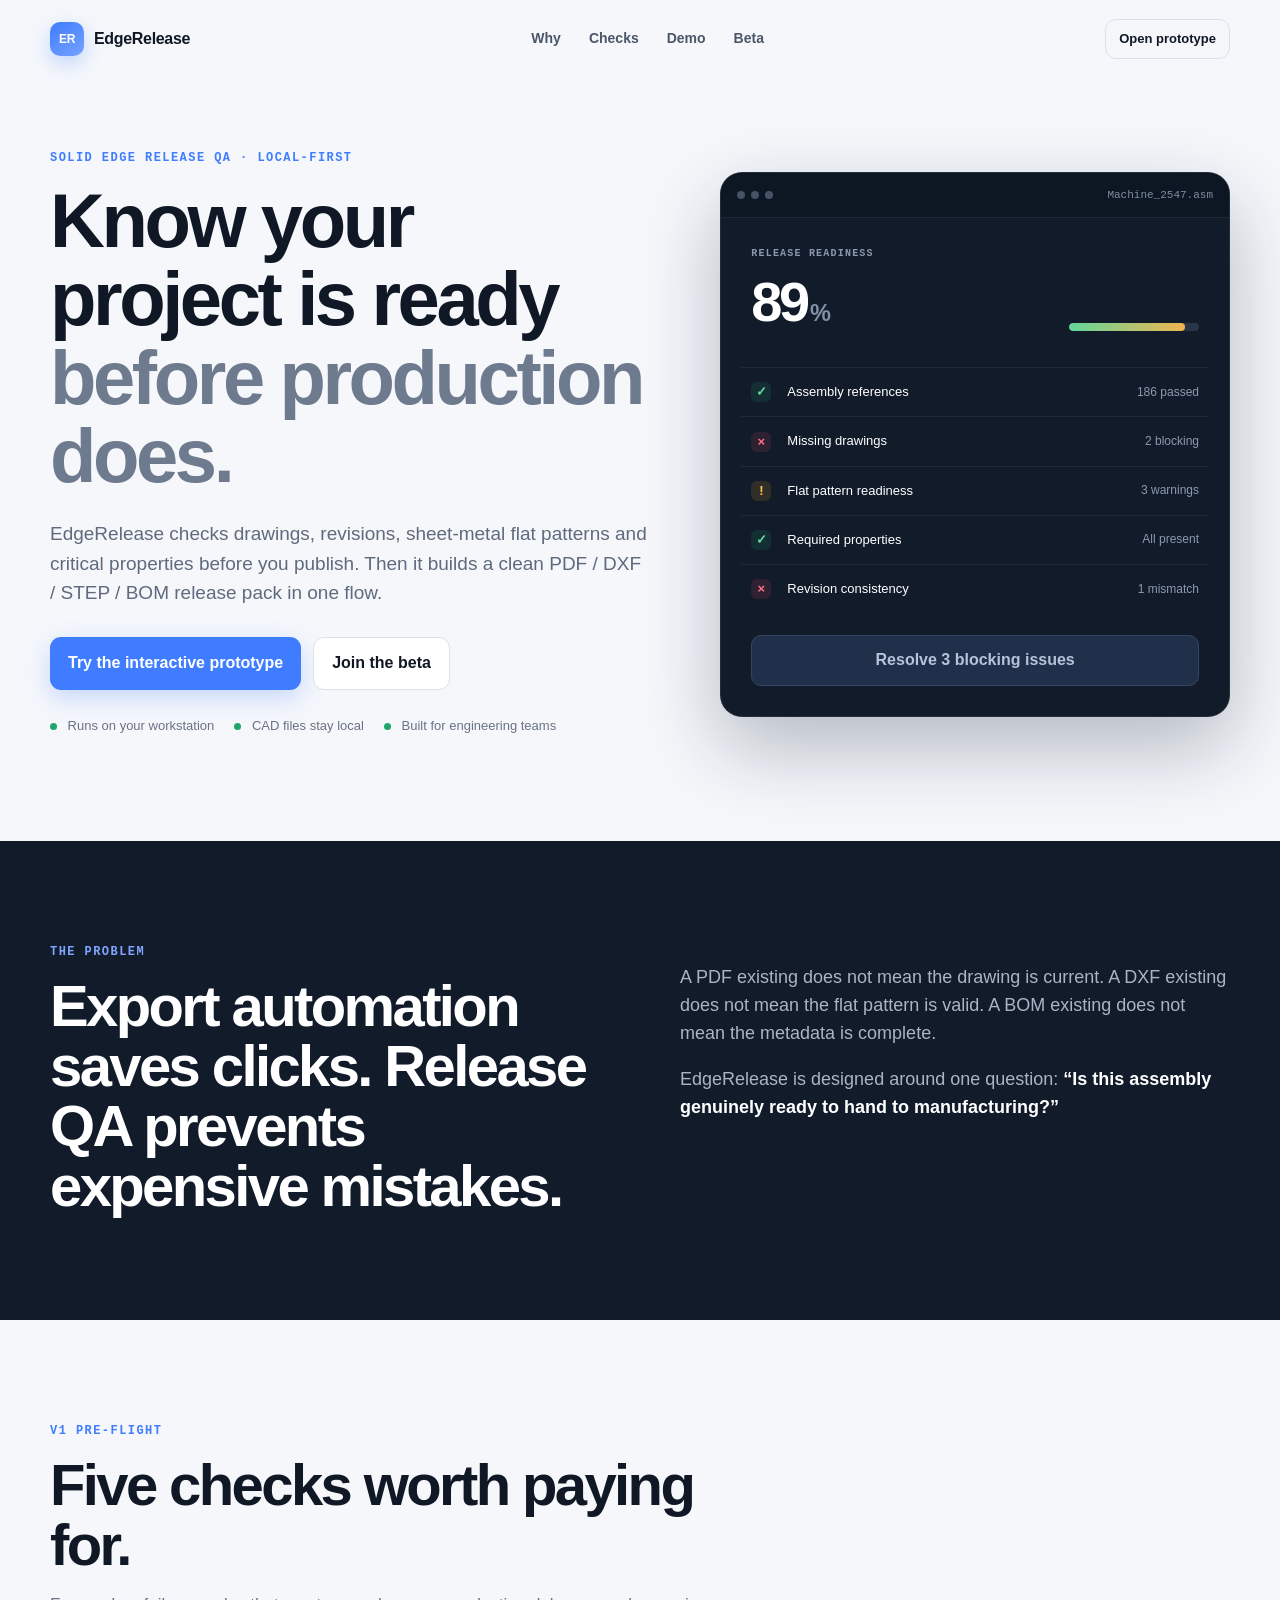
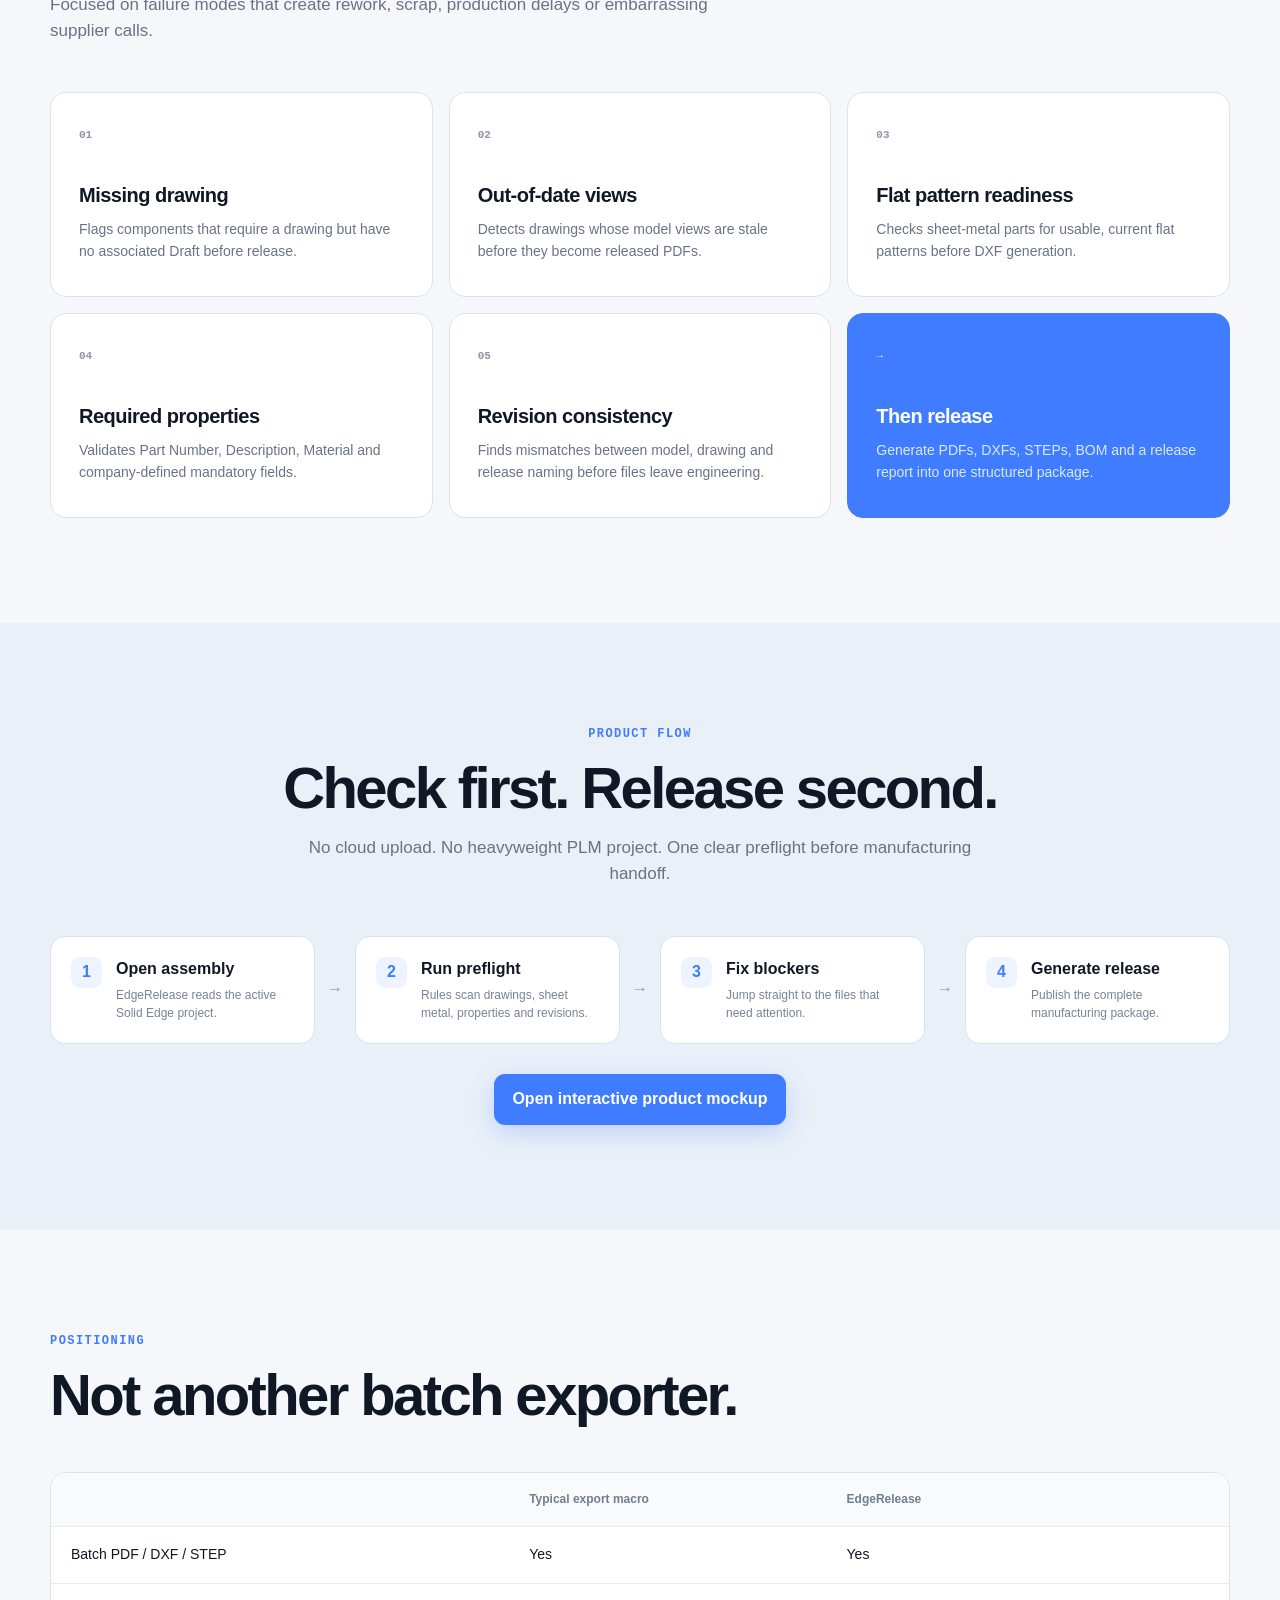
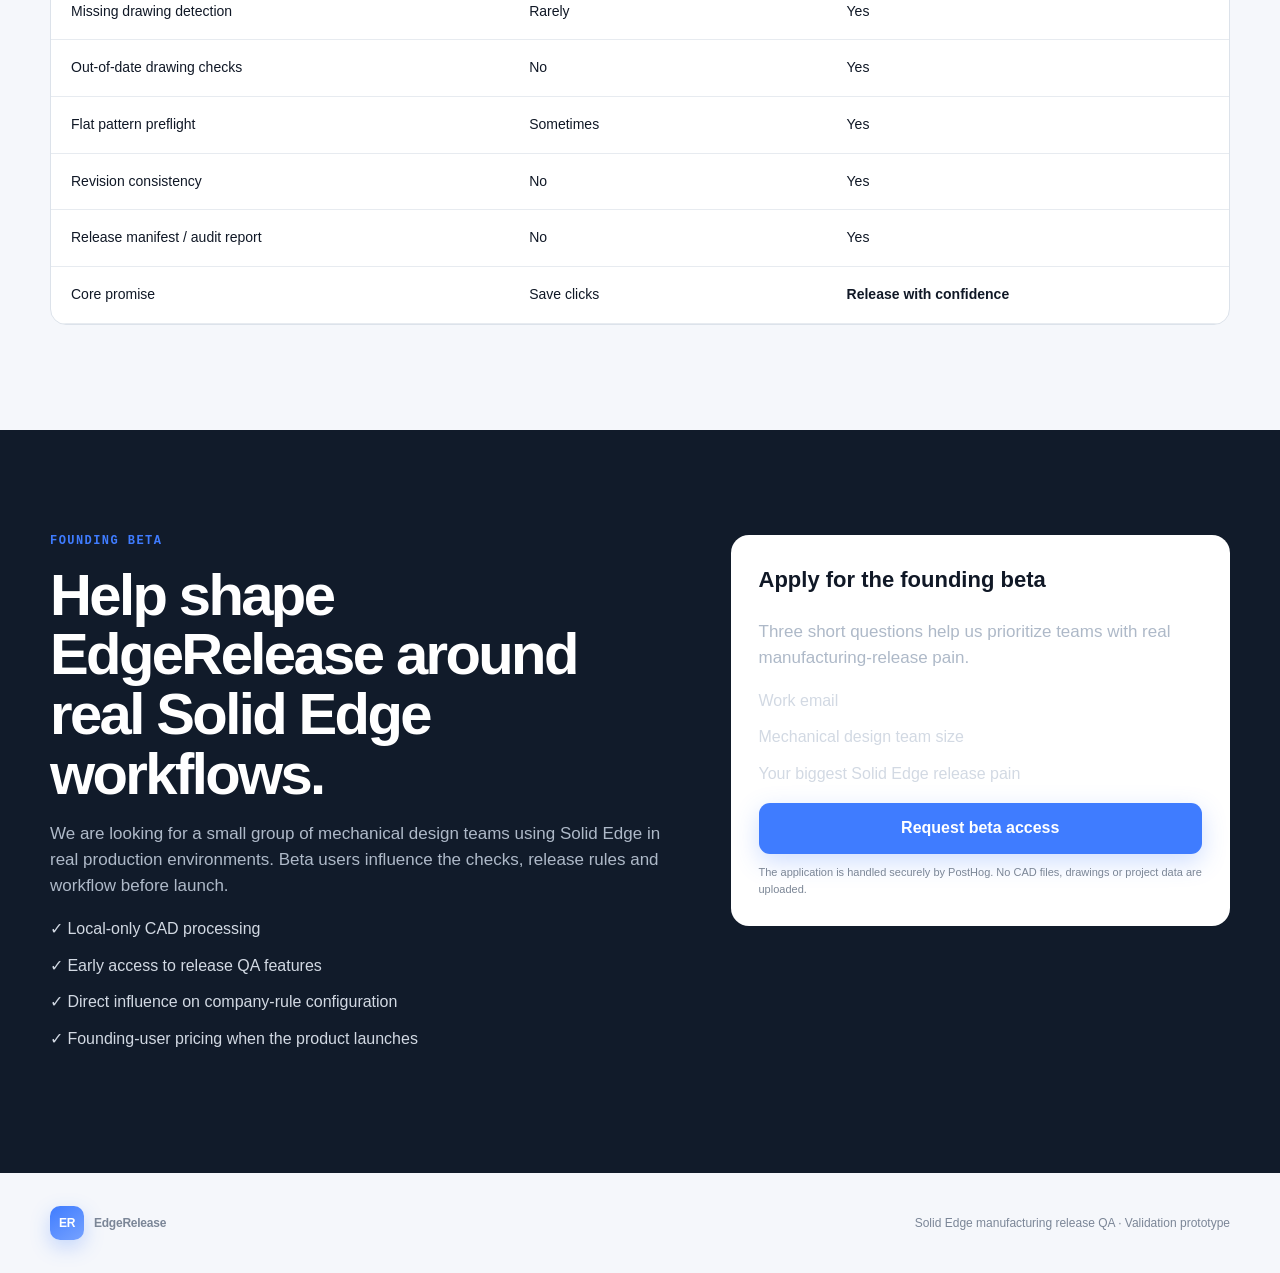
<file: index.html>
<!doctype html>
<html lang="en">
<head>
  <meta charset="utf-8" />
  <meta name="viewport" content="width=device-width, initial-scale=1" />
  <title>EdgeRelease — Solid Edge Release QA</title>
  <meta name="description" content="Preflight your Solid Edge project before it reaches production. Catch missing drawings, stale views, flat pattern issues and revision mismatches, then generate a clean manufacturing release pack." />
  <link rel="stylesheet" href="styles.css" />
</head>
<body>
  <header class="nav shell">
    <a class="brand" href="#top" aria-label="EdgeRelease home">
      <span class="brand-mark">ER</span>
      <span>EdgeRelease</span>
    </a>
    <nav class="nav-links" aria-label="Primary navigation">
      <a href="#problem">Why</a>
      <a href="#checks">Checks</a>
      <a href="#demo">Demo</a>
      <a href="#pricing">Beta</a>
    </nav>
    <a class="btn btn-small btn-ghost prototype-link" href="app.html">Open prototype</a>
  </header>

  <main id="top">
    <section class="hero shell">
      <div class="hero-copy">
        <div class="eyebrow">SOLID EDGE RELEASE QA · LOCAL-FIRST</div>
        <h1>Know your project is ready <span>before production does.</span></h1>
        <p class="hero-lede">EdgeRelease checks drawings, revisions, sheet-metal flat patterns and critical properties before you publish. Then it builds a clean PDF / DXF / STEP / BOM release pack in one flow.</p>
        <div class="hero-actions">
          <a class="btn btn-primary prototype-link" href="app.html">Try the interactive prototype</a>
          <a class="btn btn-secondary" href="#pricing">Join the beta</a>
        </div>
        <div class="trust-row">
          <span><i></i> Runs on your workstation</span>
          <span><i></i> CAD files stay local</span>
          <span><i></i> Built for engineering teams</span>
        </div>
      </div>

      <div class="hero-card" aria-label="Release readiness preview">
        <div class="window-bar"><span></span><span></span><span></span><small>Machine_2547.asm</small></div>
        <div class="readiness-top">
          <div>
            <div class="muted-label">RELEASE READINESS</div>
            <div class="score">89<span>%</span></div>
          </div>
          <div class="gauge"><div class="gauge-fill"></div></div>
        </div>
        <div class="check-list compact">
          <div class="check ok"><b>✓</b><span>Assembly references</span><em>186 passed</em></div>
          <div class="check bad"><b>×</b><span>Missing drawings</span><em>2 blocking</em></div>
          <div class="check warn"><b>!</b><span>Flat pattern readiness</span><em>3 warnings</em></div>
          <div class="check ok"><b>✓</b><span>Required properties</span><em>All present</em></div>
          <div class="check bad"><b>×</b><span>Revision consistency</span><em>1 mismatch</em></div>
        </div>
        <button class="fake-action">Resolve 3 blocking issues</button>
      </div>
    </section>

    <section id="problem" class="section section-dark">
      <div class="shell split">
        <div>
          <div class="eyebrow">THE PROBLEM</div>
          <h2>Export automation saves clicks. Release QA prevents expensive mistakes.</h2>
        </div>
        <div class="problem-copy">
          <p>A PDF existing does not mean the drawing is current. A DXF existing does not mean the flat pattern is valid. A BOM existing does not mean the metadata is complete.</p>
          <p>EdgeRelease is designed around one question: <strong>“Is this assembly genuinely ready to hand to manufacturing?”</strong></p>
        </div>
      </div>
    </section>

    <section id="checks" class="section shell">
      <div class="section-head">
        <div class="eyebrow">V1 PRE-FLIGHT</div>
        <h2>Five checks worth paying for.</h2>
        <p>Focused on failure modes that create rework, scrap, production delays or embarrassing supplier calls.</p>
      </div>
      <div class="feature-grid">
        <article class="feature-card"><span>01</span><h3>Missing drawing</h3><p>Flags components that require a drawing but have no associated Draft before release.</p></article>
        <article class="feature-card"><span>02</span><h3>Out-of-date views</h3><p>Detects drawings whose model views are stale before they become released PDFs.</p></article>
        <article class="feature-card"><span>03</span><h3>Flat pattern readiness</h3><p>Checks sheet-metal parts for usable, current flat patterns before DXF generation.</p></article>
        <article class="feature-card"><span>04</span><h3>Required properties</h3><p>Validates Part Number, Description, Material and company-defined mandatory fields.</p></article>
        <article class="feature-card"><span>05</span><h3>Revision consistency</h3><p>Finds mismatches between model, drawing and release naming before files leave engineering.</p></article>
        <article class="feature-card feature-card-accent"><span>→</span><h3>Then release</h3><p>Generate PDFs, DXFs, STEPs, BOM and a release report into one structured package.</p></article>
      </div>
    </section>

    <section id="demo" class="section demo-section">
      <div class="shell">
        <div class="section-head center">
          <div class="eyebrow">PRODUCT FLOW</div>
          <h2>Check first. Release second.</h2>
          <p>No cloud upload. No heavyweight PLM project. One clear preflight before manufacturing handoff.</p>
        </div>
        <div class="flow">
          <div class="flow-step"><strong>1</strong><div><b>Open assembly</b><span>EdgeRelease reads the active Solid Edge project.</span></div></div>
          <div class="flow-arrow">→</div>
          <div class="flow-step"><strong>2</strong><div><b>Run preflight</b><span>Rules scan drawings, sheet metal, properties and revisions.</span></div></div>
          <div class="flow-arrow">→</div>
          <div class="flow-step"><strong>3</strong><div><b>Fix blockers</b><span>Jump straight to the files that need attention.</span></div></div>
          <div class="flow-arrow">→</div>
          <div class="flow-step"><strong>4</strong><div><b>Generate release</b><span>Publish the complete manufacturing package.</span></div></div>
        </div>
        <div class="demo-cta"><a class="btn btn-primary prototype-link" href="app.html">Open interactive product mockup</a></div>
      </div>
    </section>

    <section class="section shell comparison">
      <div class="section-head"><div class="eyebrow">POSITIONING</div><h2>Not another batch exporter.</h2></div>
      <div class="compare-wrap">
        <table>
          <thead><tr><th></th><th>Typical export macro</th><th>EdgeRelease</th></tr></thead>
          <tbody>
            <tr><td>Batch PDF / DXF / STEP</td><td>Yes</td><td>Yes</td></tr>
            <tr><td>Missing drawing detection</td><td>Rarely</td><td>Yes</td></tr>
            <tr><td>Out-of-date drawing checks</td><td>No</td><td>Yes</td></tr>
            <tr><td>Flat pattern preflight</td><td>Sometimes</td><td>Yes</td></tr>
            <tr><td>Revision consistency</td><td>No</td><td>Yes</td></tr>
            <tr><td>Release manifest / audit report</td><td>No</td><td>Yes</td></tr>
            <tr><td>Core promise</td><td>Save clicks</td><td><strong>Release with confidence</strong></td></tr>
          </tbody>
        </table>
      </div>
    </section>

    <section id="pricing" class="section beta-section">
      <div class="shell beta-grid">
        <div>
          <div class="eyebrow">FOUNDING BETA</div>
          <h2>Help shape EdgeRelease around real Solid Edge workflows.</h2>
          <p>We are looking for a small group of mechanical design teams using Solid Edge in real production environments. Beta users influence the checks, release rules and workflow before launch.</p>
          <ul class="beta-list">
            <li>✓ Local-only CAD processing</li>
            <li>✓ Early access to release QA features</li>
            <li>✓ Direct influence on company-rule configuration</li>
            <li>✓ Founding-user pricing when the product launches</li>
          </ul>
        </div>
        <div class="beta-card">
          <h3>Apply for the founding beta</h3>
          <p>Three short questions help us prioritize teams with real manufacturing-release pain.</p>
          <ul class="beta-list">
            <li>Work email</li>
            <li>Mechanical design team size</li>
            <li>Your biggest Solid Edge release pain</li>
          </ul>
          <a class="btn btn-primary full" id="betaApplyBtn" href="https://eu.posthog.com/external_surveys/01a069c5-b4dc-0000-56ff-61232daf492e" target="_blank" rel="noopener">Request beta access</a>
          <div class="form-note">The application is handled securely by PostHog. No CAD files, drawings or project data are uploaded.</div>
        </div>
      </div>
    </section>
  </main>

  <footer class="footer shell">
    <div class="brand"><span class="brand-mark">ER</span><span>EdgeRelease</span></div>
    <span>Solid Edge manufacturing release QA · Validation prototype</span>
  </footer>

  <script src="script.js"></script>
</body>
</html>
</file>
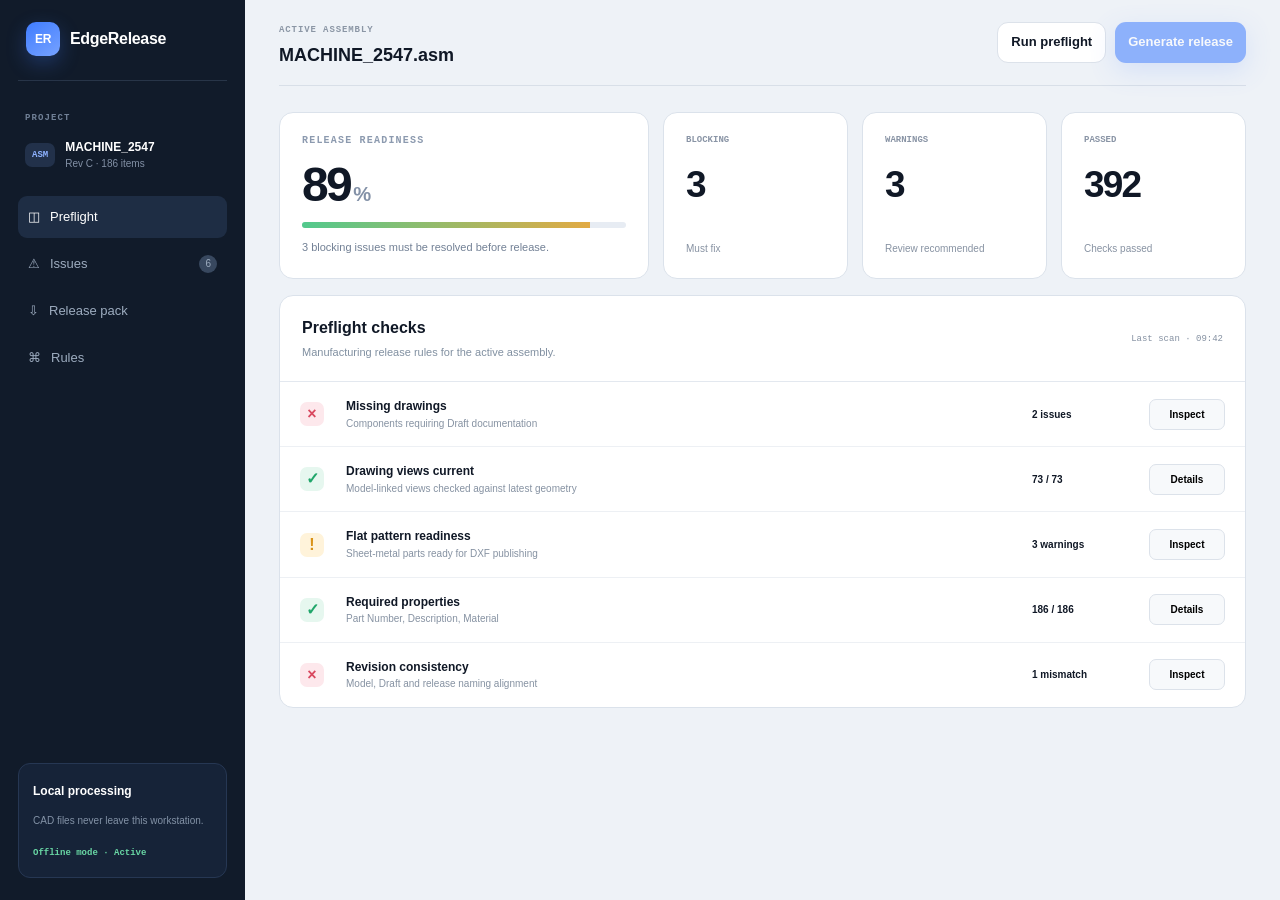
<file: app.html>
<!doctype html>
<html lang="en">
<head>
  <meta charset="utf-8" />
  <meta name="viewport" content="width=device-width, initial-scale=1" />
  <title>EdgeRelease Prototype</title>
  <link rel="stylesheet" href="styles.css" />
  <link rel="stylesheet" href="prototype-refinements.css" />
</head>
<body class="app-body">
  <div class="app-shell">
    <aside class="sidebar">
      <a class="brand app-brand" href="index.html"><span class="brand-mark">ER</span><span>EdgeRelease</span></a>
      <div class="side-section"><small>PROJECT</small><div class="project-pill"><span>ASM</span><div><b>MACHINE_2547</b><em>Rev C · 186 items</em></div></div></div>
      <nav class="side-nav">
        <button class="active" data-view="overview"><span>◫</span>Preflight</button>
        <button data-view="issues"><span>⚠</span>Issues <i>6</i></button>
        <button data-view="release"><span>⇩</span>Release pack</button>
        <button data-view="rules"><span>⌘</span>Rules</button>
      </nav>
      <div class="privacy-card"><b>Local processing</b><p>CAD files never leave this workstation.</p><span>Offline mode · Active</span></div>
    </aside>

    <main class="workspace">
      <header class="app-topbar">
        <div><small>ACTIVE ASSEMBLY</small><h1>MACHINE_2547.asm</h1></div>
        <div class="top-actions"><button class="btn btn-secondary btn-small" id="rescanBtn">Run preflight</button><button class="btn btn-primary btn-small" id="releaseBtn" disabled>Generate release</button></div>
      </header>

      <section class="view active" id="view-overview">
        <div class="summary-grid">
          <article class="score-card">
            <div class="muted-label">RELEASE READINESS</div>
            <div class="big-score" id="bigScore">89<span>%</span></div>
            <div class="meter"><div id="meterFill" style="width:89%"></div></div>
            <p id="readinessText">3 blocking issues must be resolved before release.</p>
          </article>
          <article class="stat-card"><span>BLOCKING</span><strong id="blockingCount">3</strong><em>Must fix</em></article>
          <article class="stat-card"><span>WARNINGS</span><strong id="warningCount">3</strong><em>Review recommended</em></article>
          <article class="stat-card"><span>PASSED</span><strong>392</strong><em>Checks passed</em></article>
        </div>

        <div class="panel">
          <div class="panel-head"><div><h2>Preflight checks</h2><p>Manufacturing release rules for the active assembly.</p></div><span class="last-run" id="lastRun">Last scan · 09:42</span></div>
          <div class="qa-table" id="qaTable">
            <div class="qa-row" data-type="drawing" data-state="bad"><div class="status-icon bad">×</div><div><b>Missing drawings</b><span>Components requiring Draft documentation</span></div><strong>2 issues</strong><button data-action="inspect" data-check="Missing drawings">Inspect</button></div>
            <div class="qa-row" data-type="views" data-state="ok"><div class="status-icon ok">✓</div><div><b>Drawing views current</b><span>Model-linked views checked against latest geometry</span></div><strong>73 / 73</strong><button data-action="inspect" data-check="Drawing views current">Details</button></div>
            <div class="qa-row" data-type="flat" data-state="warn"><div class="status-icon warn">!</div><div><b>Flat pattern readiness</b><span>Sheet-metal parts ready for DXF publishing</span></div><strong>3 warnings</strong><button data-action="inspect" data-check="Flat pattern readiness">Inspect</button></div>
            <div class="qa-row" data-type="props" data-state="ok"><div class="status-icon ok">✓</div><div><b>Required properties</b><span>Part Number, Description, Material</span></div><strong>186 / 186</strong><button data-action="inspect" data-check="Required properties">Details</button></div>
            <div class="qa-row" data-type="revision" data-state="bad"><div class="status-icon bad">×</div><div><b>Revision consistency</b><span>Model, Draft and release naming alignment</span></div><strong>1 mismatch</strong><button data-action="inspect" data-check="Revision consistency">Inspect</button></div>
          </div>
        </div>
      </section>

      <section class="view" id="view-issues">
        <div class="panel">
          <div class="panel-head"><div><h2>Open issues</h2><p>Blocking errors and warnings found during preflight.</p></div><button class="btn btn-secondary btn-small" id="fixAllBtn">Simulate fixes</button></div>
          <div class="issues-list" id="issuesList">
            <article class="issue blocking" data-file="BRACKET_1042.psm" data-issue="Missing drawing"><span>BLOCKING</span><div><b>BRACKET_1042.psm — missing drawing</b><p>No associated .dft was found for a manufactured sheet-metal part.</p></div><button data-issue-action="open-file">Open file</button></article>
            <article class="issue blocking" data-file="GUARD_2047.psm" data-issue="Missing drawing"><span>BLOCKING</span><div><b>GUARD_2047.psm — missing drawing</b><p>No associated .dft was found for a manufactured sheet-metal part.</p></div><button data-issue-action="open-file">Open file</button></article>
            <article class="issue blocking" data-file="BASEFRAME_001.par" data-issue="Revision mismatch"><span>BLOCKING</span><div><b>BASEFRAME_001.par — revision mismatch</b><p>Model revision C does not match drawing revision B.</p></div><button data-issue-action="compare">Compare</button></article>
            <article class="issue warning" data-file="COVER_311.psm" data-issue="Flat pattern may be stale"><span>WARNING</span><div><b>COVER_311.psm — flat pattern may be stale</b><p>Part geometry was modified after the current flat pattern was generated.</p></div><button data-issue-action="open-flat">Open flat</button></article>
            <article class="issue warning" data-file="PLATE_122.psm" data-issue="Bend layer rule"><span>WARNING</span><div><b>PLATE_122.psm — bend layer rule</b><p>DXF profile contains a bend-line layer that is excluded by the active release rule.</p></div><button data-issue-action="review">Review</button></article>
            <article class="issue warning" data-file="DOOR_018.psm" data-issue="Flat pattern orientation"><span>WARNING</span><div><b>DOOR_018.psm — flat pattern orientation</b><p>Orientation differs from the preferred company release rule.</p></div><button data-issue-action="review">Review</button></article>
          </div>
        </div>
      </section>

      <section class="view" id="view-release">
        <div class="panel release-panel">
          <div class="panel-head"><div><h2>Manufacturing release pack</h2><p>Outputs generated only after blocking preflight checks pass.</p></div></div>
          <div class="release-tree">
            <div class="folder root">▾ MACHINE_2547_REV_C</div>
            <div class="folder">📁 01_PDF <em>73 drawings</em></div>
            <div class="folder">📁 02_DXF <em>42 flat patterns</em></div>
            <div class="folder">📁 03_STEP <em>31 vendor / machined parts</em></div>
            <div class="folder">📁 04_BOM <em>MACHINE_2547_BOM.xlsx</em></div>
            <div class="folder">📁 05_RELEASE_REPORT <em>Release manifest + QA result</em></div>
          </div>
          <div class="release-options">
            <label><input type="checkbox" checked> Include PDFs</label>
            <label><input type="checkbox" checked> Include sheet-metal DXFs</label>
            <label><input type="checkbox" checked> Include STEPs</label>
            <label><input type="checkbox" checked> Include BOM snapshot</label>
            <label><input type="checkbox" checked> Include release report</label>
          </div>
          <button class="btn btn-primary" id="releaseBigBtn" disabled>Resolve blocking issues to generate</button>
        </div>
      </section>

      <section class="view" id="view-rules">
        <div class="panel">
          <div class="panel-head"><div><h2>Company rules</h2><p>Prototype of configurable release requirements.</p></div><span class="tag">Beta roadmap</span></div>
          <div class="rules-grid">
            <article data-rule="Required properties" data-rule-kind="text"><b>Required properties</b><p data-rule-value>Part Number · Description · Material · Revision</p><button data-rule-edit>Edit</button></article>
            <article data-rule="Drawing requirement" data-rule-kind="select"><b>Drawing requirement</b><p data-rule-value>Manufactured parts require an associated .dft</p><button data-rule-edit>Edit</button></article>
            <article data-rule="Release naming" data-rule-kind="text"><b>Release naming</b><p data-rule-value>{PartNumber}_{Revision}.{ext}</p><button data-rule-edit>Edit</button></article>
            <article data-rule="Sheet-metal DXF" data-rule-kind="text"><b>Sheet-metal DXF</b><p data-rule-value>Remove bend layer · Use flat pattern · mm units</p><button data-rule-edit>Edit</button></article>
          </div>
        </div>
      </section>
    </main>
  </div>

  <div class="toast" id="toast"></div>

  <div class="prototype-modal-backdrop" id="prototypeModal" aria-hidden="true">
    <div class="prototype-modal" role="dialog" aria-modal="true" aria-labelledby="prototypeModalTitle">
      <div class="prototype-modal-head">
        <div><small id="prototypeModalEyebrow">PROTOTYPE ACTION</small><h3 id="prototypeModalTitle">EdgeRelease</h3></div>
        <button class="prototype-modal-close" id="prototypeModalClose" aria-label="Close">×</button>
      </div>
      <div class="prototype-modal-body" id="prototypeModalBody"></div>
      <div class="prototype-modal-actions" id="prototypeModalActions"></div>
    </div>
  </div>

  <script src="app.js"></script>
</body>
</html>
</file>
<file: styles.css>
:root{--bg:#f5f7fb;--ink:#101826;--muted:#697386;--line:#dce2ea;--card:#fff;--dark:#111b2a;--dark2:#172335;--accent:#3f7cff;--accent2:#1f5ce5;--green:#20a66a;--yellow:#d99217;--red:#d9485f;--soft:#edf3ff;--radius:18px;--shadow:0 22px 60px rgba(21,39,73,.12)}*{box-sizing:border-box}html{scroll-behavior:smooth}body{margin:0;font-family:Inter, -apple-system, BlinkMacSystemFont, "Segoe UI", Arial, sans-serif;color:var(--ink);background:var(--bg);line-height:1.55}a{text-decoration:none;color:inherit}button,input,select,textarea{font:inherit}.shell{width:min(1180px,calc(100% - 40px));margin:auto}.nav{height:78px;display:flex;align-items:center;justify-content:space-between;gap:28px}.brand{display:flex;align-items:center;gap:10px;font-weight:800;letter-spacing:-.02em}.brand-mark{display:inline-grid;place-items:center;width:34px;height:34px;border-radius:10px;background:linear-gradient(145deg,var(--accent),#76a2ff);color:white;font-size:12px;box-shadow:0 7px 20px rgba(63,124,255,.28)}.nav-links{display:flex;gap:28px;color:#4b5669;font-weight:600;font-size:14px}.nav-links a:hover{color:var(--ink)}.btn{border:0;border-radius:11px;padding:13px 18px;font-weight:700;display:inline-flex;align-items:center;justify-content:center;cursor:pointer;transition:.2s ease}.btn:hover{transform:translateY(-1px)}.btn-primary{background:var(--accent);color:white;box-shadow:0 8px 24px rgba(63,124,255,.25)}.btn-primary:hover{background:var(--accent2)}.btn-secondary{background:#fff;color:var(--ink);border:1px solid var(--line)}.btn-ghost{border:1px solid var(--line);background:transparent}.btn-small{padding:9px 13px;font-size:13px}.full{width:100%}.hero{display:grid;grid-template-columns:1.08fr .92fr;gap:72px;align-items:center;padding:74px 0 105px}.eyebrow{font:600 12px/1 "SFMono-Regular", Consolas, "Liberation Mono", monospace;letter-spacing:.12em;color:var(--accent);margin-bottom:18px}.hero h1,.section h2{letter-spacing:-.045em;line-height:1.03;margin:0}.hero h1{font-size:clamp(48px,6vw,76px);max-width:780px}.hero h1 span{color:#6e7a8d}.hero-lede{font-size:19px;color:#5f6a7d;max-width:700px;margin:24px 0 30px}.hero-actions{display:flex;gap:12px;flex-wrap:wrap}.trust-row{display:flex;gap:20px;flex-wrap:wrap;margin-top:26px;color:#697386;font-size:13px}.trust-row i{display:inline-block;width:7px;height:7px;border-radius:100%;background:var(--green);margin-right:7px}.hero-card{background:var(--dark);border-radius:22px;color:#fff;box-shadow:0 30px 80px rgba(11,25,47,.28);overflow:hidden;border:1px solid rgba(255,255,255,.08)}.window-bar{height:45px;display:flex;align-items:center;gap:6px;padding:0 16px;border-bottom:1px solid rgba(255,255,255,.08);background:#0d1623}.window-bar span{width:8px;height:8px;background:#465366;border-radius:50%}.window-bar small{margin-left:auto;color:#7f8ea3;font:500 11px "SFMono-Regular", Consolas, "Liberation Mono"}.readiness-top{display:flex;align-items:end;justify-content:space-between;padding:30px 30px 22px}.muted-label{font:600 10px "SFMono-Regular", Consolas, "Liberation Mono";letter-spacing:.12em;color:#8c9aaf}.score{font-size:56px;font-weight:800;letter-spacing:-.06em}.score span,.big-score span{font-size:.42em;color:#8391a7;margin-left:3px}.gauge{width:130px;height:8px;border-radius:20px;background:#293649;overflow:hidden;margin-bottom:14px}.gauge-fill{width:89%;height:100%;background:linear-gradient(90deg,#63d69d,#f0b54e);border-radius:20px}.check-list{padding:0 20px}.check{display:grid;grid-template-columns:28px 1fr auto;align-items:center;gap:8px;padding:14px 10px;border-top:1px solid rgba(255,255,255,.07);font-size:13px}.check b{display:grid;place-items:center;width:20px;height:20px;border-radius:6px}.check em{font-style:normal;color:#8c9aaf;font-size:12px}.check.ok b{background:rgba(32,166,106,.15);color:#65d9a2}.check.bad b{background:rgba(217,72,95,.15);color:#ff7087}.check.warn b{background:rgba(217,146,23,.16);color:#ffc55f}.fake-action{margin:22px 30px 30px;width:calc(100% - 60px);padding:12px;border-radius:10px;border:1px solid #34455f;background:#21304a;color:#b6c3d8;font-weight:700}.section{padding:105px 0}.section-dark{background:var(--dark);color:#fff}.split{display:grid;grid-template-columns:1fr 1fr;gap:80px}.section h2{font-size:clamp(38px,4.6vw,58px)}.section-dark .eyebrow{color:#7fa6ff}.problem-copy{font-size:18px;color:#a9b5c6}.problem-copy strong{color:white}.section-head{max-width:720px;margin-bottom:48px}.section-head p{color:var(--muted);font-size:17px}.center{text-align:center;margin-left:auto;margin-right:auto}.feature-grid{display:grid;grid-template-columns:repeat(3,1fr);gap:16px}.feature-card{background:white;border:1px solid var(--line);border-radius:16px;padding:28px;min-height:205px}.feature-card>span{font:600 11px "SFMono-Regular", Consolas, "Liberation Mono";color:#8a95a6}.feature-card h3{font-size:20px;margin:34px 0 8px;letter-spacing:-.025em}.feature-card p{color:#697386;margin:0;font-size:14px}.feature-card-accent{background:var(--accent);color:white;border-color:var(--accent)}.feature-card-accent>span,.feature-card-accent p{color:#dce8ff}.demo-section{background:#eaf0f8}.flow{display:grid;grid-template-columns:1fr auto 1fr auto 1fr auto 1fr;gap:12px;align-items:stretch}.flow-step{background:white;border-radius:15px;border:1px solid #d9e1ec;padding:20px;display:flex;gap:14px}.flow-step strong{display:grid;place-items:center;flex:0 0 31px;height:31px;border-radius:9px;background:var(--soft);color:var(--accent)}.flow-step div{display:flex;flex-direction:column}.flow-step span{font-size:12px;color:#778397;margin-top:4px}.flow-arrow{display:grid;place-items:center;color:#8d99aa}.demo-cta{text-align:center;margin-top:30px}.compare-wrap{overflow:auto;background:#fff;border:1px solid var(--line);border-radius:16px}table{width:100%;border-collapse:collapse}th,td{padding:17px 20px;border-bottom:1px solid #e7ebf0;text-align:left;font-size:14px}th{font-size:12px;color:#727e90;background:#f8fafc}.beta-section{background:var(--dark);color:white}.beta-grid{display:grid;grid-template-columns:1.1fr .9fr;gap:70px;align-items:start}.beta-section p{color:#aeb9c8;font-size:17px}.beta-list{list-style:none;padding:0;display:grid;gap:12px;color:#d2d9e3}.beta-card{background:white;color:var(--ink);padding:28px;border-radius:18px}.beta-card h3{margin-top:0;font-size:22px}.beta-card label{display:block;font-size:12px;font-weight:700;margin:14px 0;color:#526075}.beta-card input,.beta-card select,.beta-card textarea{width:100%;margin-top:6px;border:1px solid #d8dee8;border-radius:9px;padding:11px;background:#fbfcfe}.beta-card textarea{min-height:92px;resize:vertical}.form-note{margin-top:10px;color:#7b8696;font-size:11px}.footer{height:100px;display:flex;align-items:center;justify-content:space-between;color:#7b8697;font-size:12px}.app-body{background:#eef2f7}.app-shell{min-height:100vh;display:grid;grid-template-columns:245px 1fr}.sidebar{background:#111b2a;color:white;padding:22px 18px;display:flex;flex-direction:column;min-height:100vh}.app-brand{padding:0 8px 24px;border-bottom:1px solid #283548}.side-section{padding:22px 7px 14px}.side-section small{font:600 9px "SFMono-Regular", Consolas, "Liberation Mono";color:#718197;letter-spacing:.12em}.project-pill{display:flex;gap:10px;margin-top:10px;align-items:center}.project-pill>span{font:600 9px "SFMono-Regular", Consolas, "Liberation Mono";padding:7px;border-radius:7px;background:#22314a;color:#8eb2ff}.project-pill div{display:flex;flex-direction:column;min-width:0}.project-pill b{font-size:12px}.project-pill em{font-style:normal;font-size:10px;color:#8391a6}.side-nav{display:grid;gap:5px;margin-top:10px}.side-nav button{border:0;background:transparent;color:#9dacbf;text-align:left;padding:11px 10px;border-radius:9px;cursor:pointer;display:flex;gap:10px;align-items:center;font-size:13px}.side-nav button.active{background:#1e2d44;color:#fff}.side-nav i{font-style:normal;margin-left:auto;background:#38485f;padding:1px 6px;border-radius:20px;font-size:10px}.privacy-card{margin-top:auto;background:#162338;border:1px solid #263753;border-radius:12px;padding:14px}.privacy-card b{font-size:12px}.privacy-card p{font-size:10px;color:#8392a6}.privacy-card span{font:600 9px "SFMono-Regular", Consolas, "Liberation Mono";color:#69d8a5}.workspace{padding:0 34px 44px;overflow:hidden}.app-topbar{height:86px;display:flex;align-items:center;justify-content:space-between;border-bottom:1px solid #d8dfe8}.app-topbar small{font:600 9px "SFMono-Regular", Consolas, "Liberation Mono";color:#8b96a5;letter-spacing:.1em}.app-topbar h1{font-size:18px;margin:3px 0 0}.top-actions{display:flex;gap:9px}.top-actions button:disabled,.release-panel button:disabled{opacity:.55;cursor:not-allowed;transform:none}.view{display:none;padding-top:26px}.view.active{display:block}.summary-grid{display:grid;grid-template-columns:2fr repeat(3,1fr);gap:14px;margin-bottom:16px}.score-card,.stat-card,.panel{background:white;border:1px solid #dbe2eb;border-radius:14px}.score-card{padding:22px}.big-score{font-size:48px;font-weight:800;letter-spacing:-.055em;margin-top:2px}.meter{height:6px;background:#e7ecf3;border-radius:10px;overflow:hidden}.meter div{height:100%;background:linear-gradient(90deg,#52c98d,#e2aa43);transition:.5s}.score-card p{font-size:11px;color:#728095;margin-bottom:0}.stat-card{padding:22px;display:flex;flex-direction:column}.stat-card span{font:600 9px "SFMono-Regular", Consolas, "Liberation Mono";color:#8994a5}.stat-card strong{font-size:37px;letter-spacing:-.05em;margin:11px 0 0}.stat-card em{font-size:10px;color:#8792a2;font-style:normal;margin-top:auto}.panel{overflow:hidden}.panel-head{padding:20px 22px;border-bottom:1px solid #e3e8ef;display:flex;justify-content:space-between;align-items:center}.panel-head h2{font-size:16px;margin:0}.panel-head p{font-size:11px;color:#8190a1;margin:3px 0 0}.last-run,.tag{font:500 9px "SFMono-Regular", Consolas, "Liberation Mono";color:#8490a1}.qa-row{display:grid;grid-template-columns:34px 1fr 105px 76px;align-items:center;gap:12px;padding:15px 20px;border-bottom:1px solid #edf0f4}.qa-row:last-child{border-bottom:0}.status-icon{width:24px;height:24px;display:grid;place-items:center;border-radius:7px;font-weight:800}.status-icon.ok{background:#e6f7ef;color:var(--green)}.status-icon.warn{background:#fff3da;color:var(--yellow)}.status-icon.bad{background:#fde8ec;color:var(--red)}.qa-row div:nth-child(2){display:flex;flex-direction:column}.qa-row b{font-size:12px}.qa-row span{font-size:10px;color:#8692a2}.qa-row strong{font-size:10px}.qa-row button,.issue button,.rules-grid button{background:#f7f9fb;border:1px solid #dce2ea;border-radius:7px;padding:7px;font-size:10px;font-weight:700;cursor:pointer}.issues-list{padding:10px}.issue{display:grid;grid-template-columns:74px 1fr 75px;gap:14px;align-items:center;padding:15px;border-bottom:1px solid #edf0f4}.issue:last-child{border-bottom:0}.issue>span{font:600 8px "SFMono-Regular", Consolas, "Liberation Mono";padding:5px;border-radius:6px;text-align:center}.issue.blocking>span{background:#fde8ec;color:#c83951}.issue.warning>span{background:#fff3da;color:#b37510}.issue b{font-size:12px}.issue p{font-size:10px;color:#8390a0;margin:3px 0}.release-panel{padding-bottom:24px}.release-tree{margin:22px;background:#111b2a;color:#d7deea;border-radius:11px;padding:18px;font:500 11px "SFMono-Regular", Consolas, "Liberation Mono"}.folder{padding:7px 8px 7px 30px}.folder.root{padding-left:6px;color:#fff}.folder em{font-style:normal;color:#70819a;margin-left:15px}.release-options{display:grid;grid-template-columns:repeat(2,1fr);gap:10px;margin:20px 22px;color:#566376;font-size:11px}.release-panel>.btn{margin-left:22px}.rules-grid{display:grid;grid-template-columns:repeat(2,1fr);gap:12px;padding:18px}.rules-grid article{border:1px solid #e1e6ed;border-radius:10px;padding:16px}.rules-grid b{font-size:12px}.rules-grid p{font-size:10px;color:#7d8999;min-height:30px}.toast{position:fixed;right:22px;bottom:22px;background:#111b2a;color:white;border-radius:10px;padding:12px 16px;font-size:12px;box-shadow:var(--shadow);opacity:0;transform:translateY(10px);pointer-events:none;transition:.25s}.toast.show{opacity:1;transform:none}@media(max-width:900px){.nav-links{display:none}.hero,.split,.beta-grid{grid-template-columns:1fr}.hero{gap:45px}.feature-grid{grid-template-columns:1fr 1fr}.flow{grid-template-columns:1fr}.flow-arrow{transform:rotate(90deg)}.app-shell{grid-template-columns:1fr}.sidebar{min-height:auto}.side-nav{grid-template-columns:repeat(4,1fr)}.privacy-card{display:none}.summary-grid{grid-template-columns:1fr 1fr}.score-card{grid-column:1/-1}}@media(max-width:600px){.shell{width:min(100% - 24px,1180px)}.hero{padding-top:40px}.feature-grid{grid-template-columns:1fr}.summary-grid{grid-template-columns:1fr}.score-card{grid-column:auto}.workspace{padding:0 12px 30px}.app-topbar{height:auto;padding:15px 0;gap:10px;align-items:flex-start}.top-actions{flex-direction:column}.side-nav{grid-template-columns:1fr 1fr}.qa-row{grid-template-columns:30px 1fr}.qa-row>strong,.qa-row>button{grid-column:2}.issue{grid-template-columns:1fr}.release-options,.rules-grid{grid-template-columns:1fr}.footer{height:auto;padding:30px 0;gap:20px;flex-direction:column;align-items:flex-start}}
</file>
<file: prototype-refinements.css>
.prototype-modal-backdrop{position:fixed;inset:0;background:rgba(9,18,31,.56);backdrop-filter:blur(4px);display:none;align-items:center;justify-content:center;padding:22px;z-index:1000}.prototype-modal-backdrop.open{display:flex}.prototype-modal{width:min(620px,100%);max-height:min(720px,88vh);overflow:auto;background:#fff;border:1px solid #dce3ec;border-radius:18px;box-shadow:0 30px 90px rgba(9,25,48,.28)}.prototype-modal-head{display:flex;align-items:flex-start;justify-content:space-between;gap:20px;padding:22px 24px;border-bottom:1px solid #e5eaf0}.prototype-modal-head small{display:block;font:600 9px "SFMono-Regular",Consolas,"Liberation Mono",monospace;letter-spacing:.12em;color:#3f7cff;margin-bottom:5px}.prototype-modal-head h3{margin:0;font-size:20px;letter-spacing:-.025em}.prototype-modal-close{border:1px solid #dce2ea;background:#f8fafc;border-radius:9px;width:34px;height:34px;cursor:pointer;font-size:20px;line-height:1}.prototype-modal-body{padding:22px 24px;color:#526075;font-size:13px}.prototype-modal-actions{display:flex;justify-content:flex-end;gap:9px;padding:0 24px 22px}.prototype-modal-actions button{border:0;border-radius:9px;padding:10px 14px;font-weight:700;cursor:pointer}.prototype-modal-actions .modal-secondary{background:#f5f7fa;border:1px solid #dce2ea;color:#263347}.prototype-modal-actions .modal-primary{background:#3f7cff;color:#fff}.prototype-kv{display:grid;grid-template-columns:135px 1fr;gap:10px 16px;padding:14px 0;border-top:1px solid #edf0f4}.prototype-kv:first-child{border-top:0;padding-top:0}.prototype-kv span{color:#8a96a6;font-size:11px}.prototype-kv strong{color:#182233;font-size:12px;overflow-wrap:anywhere}.prototype-note{padding:13px 14px;border-radius:10px;background:#edf3ff;color:#36527f;margin-top:15px}.prototype-warning{background:#fff4dc;color:#8a5b0e}.prototype-compare{width:100%;border-collapse:collapse;margin-top:8px}.prototype-compare th,.prototype-compare td{padding:11px 10px;border-bottom:1px solid #e9edf2;font-size:11px}.prototype-compare th{background:#f8fafc;color:#718095}.prototype-diff-old{color:#c33d54;font-weight:700}.prototype-diff-new{color:#188a59;font-weight:700}.prototype-field{display:block;margin-top:15px}.prototype-field span{display:block;font-size:11px;font-weight:700;color:#526075;margin-bottom:6px}.prototype-field input,.prototype-field textarea,.prototype-field select{width:100%;border:1px solid #d7dee8;border-radius:9px;background:#fbfcfe;padding:11px;color:#182233}.prototype-field textarea{min-height:86px;resize:vertical}.issue button:hover,.rules-grid button:hover,.qa-row button:hover{border-color:#a8c2ff;background:#edf3ff;color:#1f5ce5}.sim-chip{display:inline-flex;align-items:center;gap:6px;border-radius:999px;padding:5px 9px;background:#eef3f9;color:#647287;font:600 9px "SFMono-Regular",Consolas,"Liberation Mono",monospace;margin-bottom:12px}.sim-chip:before{content:'●';color:#20a66a}.rule-updated{animation:rulePulse .7s ease}@keyframes rulePulse{0%{box-shadow:0 0 0 0 rgba(63,124,255,.3)}100%{box-shadow:0 0 0 12px rgba(63,124,255,0)}}@media(max-width:700px){.prototype-modal-backdrop{align-items:flex-end;padding:0}.prototype-modal{width:100%;max-height:84vh;border-radius:18px 18px 0 0}.prototype-modal-head,.prototype-modal-body{padding:18px}.prototype-modal-actions{padding:0 18px 18px}.prototype-kv{grid-template-columns:1fr;gap:3px}.prototype-modal-actions{display:grid;grid-template-columns:1fr 1fr}.prototype-modal-actions button{width:100%}}
</file>
